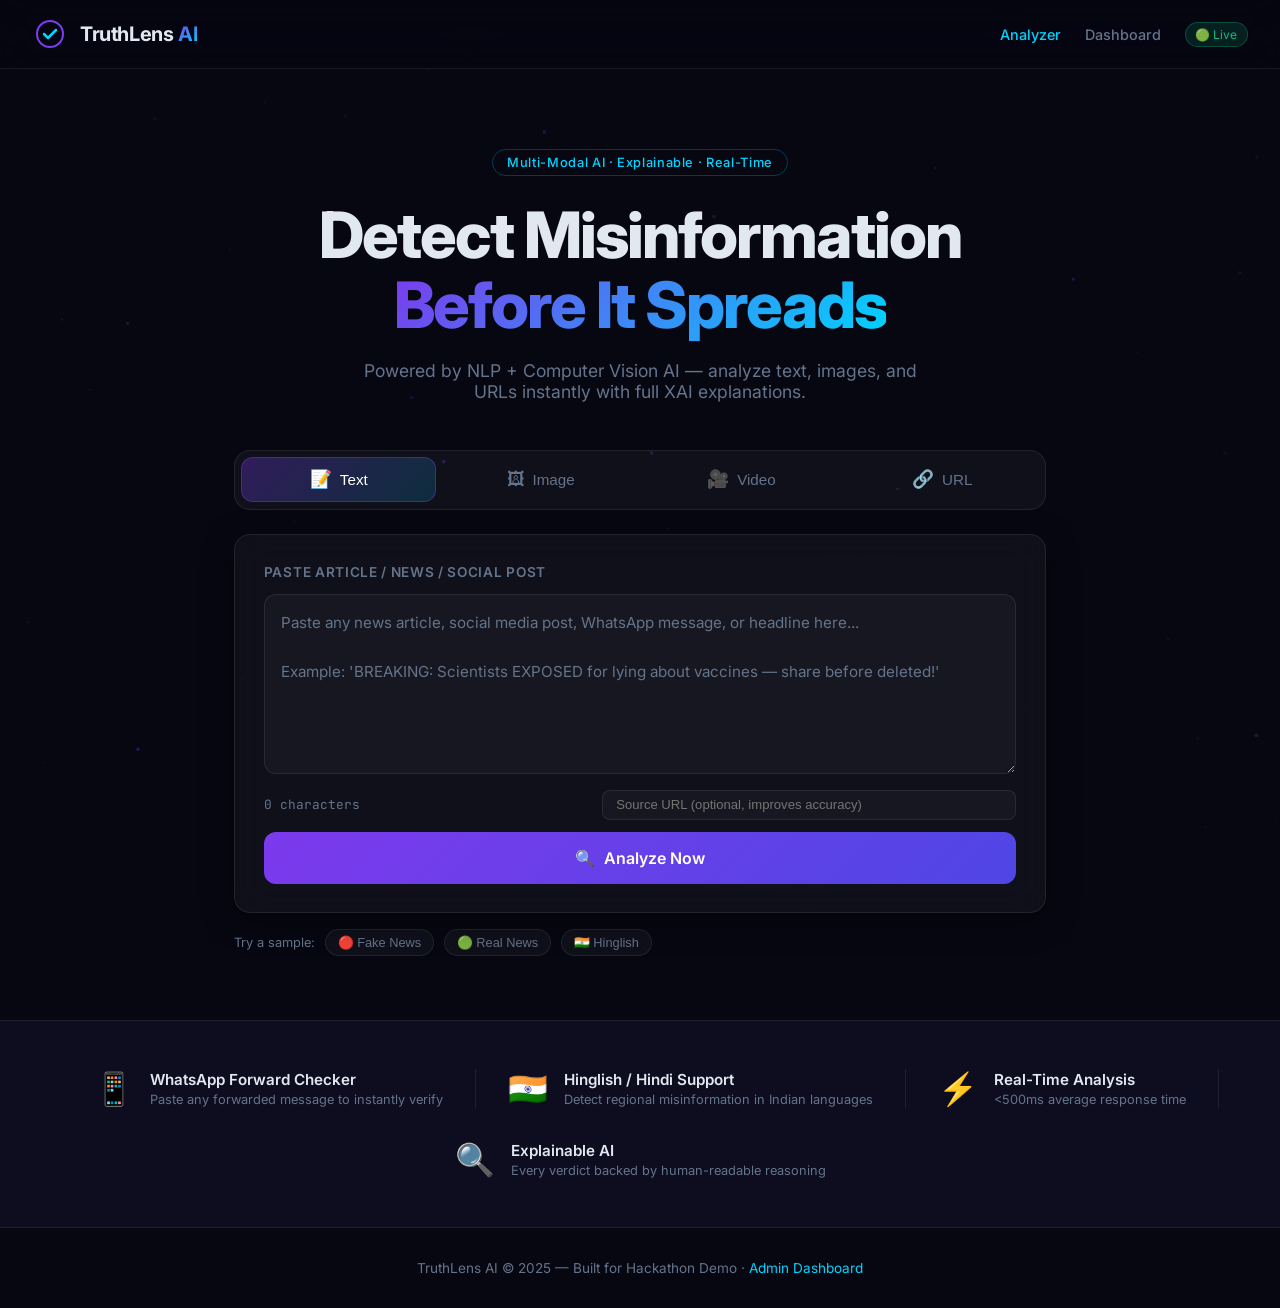
<file: Truth-Lens-AI-main/Github-Upload-Folder/frontend/index.html>
<!DOCTYPE html>
<html lang="en">
<head>
<meta charset="UTF-8"/>
<meta name="viewport" content="width=device-width,initial-scale=1.0"/>
<title>TruthLens AI — Real-Time Misinformation Detection</title>
<meta name="description" content="Multi-modal AI system detecting fake news, deepfakes, and misinformation in real time with explainable AI."/>
<link rel="preconnect" href="https://fonts.googleapis.com"/>
<link href="https://fonts.googleapis.com/css2?family=Inter:wght@300;400;500;600;700;800&family=JetBrains+Mono:wght@400;500&display=swap" rel="stylesheet"/>
<link rel="stylesheet" href="style.css"/>
</head>
<body>

<!-- ══ PARTICLE CANVAS ══ -->
<canvas id="particle-canvas"></canvas>

<!-- ══ NAVBAR ══ -->
<nav class="navbar">
  <div class="nav-brand">
    <div class="brand-icon">
      <svg width="28" height="28" viewBox="0 0 28 28" fill="none">
        <circle cx="14" cy="14" r="13" stroke="url(#g1)" stroke-width="2"/>
        <path d="M8 14l4 4 8-8" stroke="#00d4ff" stroke-width="2.5" stroke-linecap="round" stroke-linejoin="round"/>
        <defs><linearGradient id="g1" x1="0" y1="0" x2="28" y2="28"><stop stop-color="#7c3aed"/><stop offset="1" stop-color="#00d4ff"/></linearGradient></defs>
      </svg>
    </div>
    <span class="brand-name">TruthLens <span class="brand-ai">AI</span></span>
  </div>
  <div class="nav-links">
    <a href="index.html" class="nav-link active" id="nav-analyzer">Analyzer</a>
    <a href="dashboard.html" class="nav-link" id="nav-dashboard">Dashboard</a>
    <div class="nav-badge">🟢 Live</div>
  </div>
</nav>

<!-- ══ HERO ══ -->
<header class="hero">
  <div class="hero-tag">Multi-Modal AI · Explainable · Real-Time</div>
  <h1 class="hero-title">Detect Misinformation<br/><span class="gradient-text">Before It Spreads</span></h1>
  <p class="hero-subtitle">Powered by NLP + Computer Vision AI — analyze text, images, and URLs instantly with full XAI explanations.</p>
</header>

<!-- ══ MAIN ANALYZER ══ -->
<main class="analyzer-container">

  <!-- Input Tabs -->
  <div class="tab-bar">
    <button class="tab-btn active" id="tab-text" onclick="switchTab('text')">
      <span class="tab-icon">📝</span> Text
    </button>
    <button class="tab-btn" id="tab-image" onclick="switchTab('image')">
      <span class="tab-icon">🖼</span> Image
    </button>
    <button class="tab-btn" id="tab-video" onclick="switchTab('video')">
      <span class="tab-icon">🎥</span> Video
    </button>
    <button class="tab-btn" id="tab-url" onclick="switchTab('url')">
      <span class="tab-icon">🔗</span> URL
    </button>
  </div>

  <!-- ── TEXT PANEL ── -->
  <div class="input-panel active" id="panel-text">
    <div class="input-card glass">
      <label class="input-label">Paste Article / News / Social Post</label>
      <textarea id="text-input" class="text-area" placeholder="Paste any news article, social media post, WhatsApp message, or headline here...

Example: 'BREAKING: Scientists EXPOSED for lying about vaccines — share before deleted!'"></textarea>
      <div class="input-row">
        <div class="char-count"><span id="char-count">0</span> characters</div>
        <input type="text" id="url-hint" class="url-hint-input" placeholder="Source URL (optional, improves accuracy)"/>
      </div>
      <button class="analyze-btn" id="btn-analyze-text" onclick="analyzeText()">
        <span class="btn-icon">🔍</span> Analyze Now
        <span class="btn-shine"></span>
      </button>
    </div>
    <!-- Sample texts -->
    <div class="sample-bar">
      <span class="sample-label">Try a sample:</span>
      <button class="sample-btn" onclick="loadSample('fake')">🔴 Fake News</button>
      <button class="sample-btn" onclick="loadSample('real')">🟢 Real News</button>
      <button class="sample-btn" onclick="loadSample('hinglish')">🇮🇳 Hinglish</button>
    </div>
  </div>

  <!-- ── IMAGE PANEL ── -->
  <div class="input-panel" id="panel-image">
    <div class="input-card glass">
      <label class="input-label">Upload Image for Deepfake Detection</label>
      <div class="drop-zone" id="drop-zone" onclick="document.getElementById('img-input').click()"
           ondragover="event.preventDefault();this.classList.add('drag-over')"
           ondragleave="this.classList.remove('drag-over')"
           ondrop="handleDrop(event)">
        <div class="drop-icon">🖼</div>
        <div class="drop-text">Drop image here or <span class="drop-link">click to upload</span></div>
        <div class="drop-hint">JPEG · PNG · WebP · BMP · Max 15MB</div>
        <img id="img-preview" class="img-preview" style="display:none"/>
      </div>
      <input type="file" id="img-input" accept="image/*" style="display:none" onchange="handleImageSelect(event)"/>
      <button class="analyze-btn" id="btn-analyze-image" onclick="analyzeImage()" disabled>
        <span class="btn-icon">🔍</span> Analyze Image
        <span class="btn-shine"></span>
      </button>
    </div>
  </div>

  <!-- ── VIDEO PANEL ── -->
  <div class="input-panel" id="panel-video">
    <div class="input-card glass">
      <label class="input-label">Upload Video for Deepfake Detection</label>
      <div class="drop-zone" id="drop-zone-video" onclick="document.getElementById('video-input').click()"
           ondragover="event.preventDefault();this.classList.add('drag-over')"
           ondragleave="this.classList.remove('drag-over')"
           ondrop="handleVideoDrop(event)">
        <div class="drop-icon">🎥</div>
        <div class="drop-text" id="drop-text-video">Drop video here or <span class="drop-link">click to upload</span></div>
        <div class="drop-hint">MP4 · WebM · AVI · MOV · Max 50MB</div>
        <video id="video-preview" controls class="img-preview" style="display:none; max-width: 100%; border-radius: 8px; margin-top: 15px;" onclick="event.stopPropagation()"></video>
      </div>
      <input type="file" id="video-input" accept="video/*" style="display:none" onchange="handleVideoSelect(event)"/>
      <button class="analyze-btn" id="btn-analyze-video" onclick="analyzeVideo()" disabled>
        <span class="btn-icon">🔍</span> Analyze Video
        <span class="btn-shine"></span>
      </button>
    </div>
  </div>

  <!-- ── URL PANEL ── -->
  <div class="input-panel" id="panel-url">
    <div class="input-card glass">
      <label class="input-label">Check URL / Domain Credibility</label>
      <div class="url-input-wrapper">
        <span class="url-prefix">🔗</span>
        <input type="url" id="url-input" class="url-field" placeholder="https://example.com/some-article"/>
      </div>
      <div class="url-presets">
        <span class="sample-label">Quick test:</span>
        <button class="sample-btn" onclick="setURL('https://reuters.com')">reuters.com</button>
        <button class="sample-btn" onclick="setURL('https://naturalnews.com')">naturalnews.com</button>
        <button class="sample-btn" onclick="setURL('https://boomlive.in')">boomlive.in</button>
      </div>
      <button class="analyze-btn" id="btn-analyze-url" onclick="analyzeURL()">
        <span class="btn-icon">🔍</span> Check Source
        <span class="btn-shine"></span>
      </button>
    </div>
  </div>

  <!-- ══ RESULTS PANEL ══ -->
  <div class="results-panel" id="results-panel" style="display:none">

    <!-- Verdict banner -->
    <div class="verdict-banner" id="verdict-banner">
      <div class="verdict-icon" id="verdict-icon">⚡</div>
      <div class="verdict-content">
        <div class="verdict-label" id="verdict-label">Analyzing...</div>
        <div class="verdict-sub" id="verdict-sub">Processing your content</div>
      </div>
      <div class="verdict-badge" id="verdict-badge">—</div>
    </div>

    <!-- Confidence meter -->
    <div class="metric-row">
      <div class="metric-card glass">
        <div class="metric-label">AI Confidence</div>
        <div class="confidence-bar-wrap">
          <div class="confidence-bar" id="confidence-bar"></div>
        </div>
        <div class="metric-value" id="confidence-value">—%</div>
      </div>
      <div class="metric-card glass" id="credibility-card" style="display:none">
        <div class="metric-label">Source Credibility</div>
        <div class="credibility-ring-wrap">
          <svg class="cred-ring" viewBox="0 0 80 80">
            <circle cx="40" cy="40" r="34" fill="none" stroke="#1e1e3a" stroke-width="8"/>
            <circle cx="40" cy="40" r="34" fill="none" stroke="url(#ringGrad)" stroke-width="8"
                    stroke-dasharray="213.6" stroke-dashoffset="213.6"
                    stroke-linecap="round" id="cred-circle" transform="rotate(-90 40 40)"/>
            <defs>
              <linearGradient id="ringGrad" x1="0%" y1="0%" x2="100%" y2="0%">
                <stop offset="0%" stop-color="#7c3aed"/>
                <stop offset="100%" stop-color="#00d4ff"/>
              </linearGradient>
            </defs>
          </svg>
          <div class="cred-score" id="cred-score">—</div>
        </div>
        <div class="metric-value" id="cred-label">Credibility Score</div>
      </div>
      <div class="metric-card glass" id="verification-card" style="display:none">
        <div class="metric-label">Verification Status</div>
        <div class="verify-status" id="verify-status">—</div>
        <div class="verify-sources" id="verify-sources"></div>
      </div>
    </div>

    <!-- XAI Signals -->
    <div class="section-card glass" id="signals-section" style="display:none">
      <h3 class="section-title">🧠 AI Reasoning — Explainable Signals</h3>
      <div class="signals-list" id="signals-list"></div>
    </div>

    <!-- Highlighted phrases -->
    <div class="section-card glass" id="phrases-section" style="display:none">
      <h3 class="section-title">⚠️ Suspicious Phrases Detected</h3>
      <div class="phrases-wrap" id="phrases-list"></div>
    </div>

    <!-- Image analysis detail -->
    <div class="section-card glass" id="image-detail-section" style="display:none">
      <h3 class="section-title">🔬 Deepfake Analysis Scores</h3>
      <div class="analysis-scores" id="analysis-scores"></div>
      <div class="artifacts-list" id="artifacts-list"></div>
    </div>

    <!-- Recommendation -->
    <div class="section-card glass" id="recommendation-section" style="display:none">
      <h3 class="section-title">💡 Recommendation</h3>
      <div class="recommendation-text" id="recommendation-text"></div>
    </div>

    <!-- URL flags -->
    <div class="section-card glass" id="flags-section" style="display:none">
      <h3 class="section-title">🚩 Domain Flags</h3>
      <div class="flags-list" id="flags-list"></div>
    </div>

    <!-- Processing time -->
    <div class="processing-tag" id="processing-tag"></div>
  </div>

  <!-- ══ LOADING OVERLAY ══ -->
  <div class="loading-overlay" id="loading-overlay" style="display:none">
    <div class="loading-card glass">
      <div class="spinner-ring"></div>
      <div class="loading-text" id="loading-text">Initializing AI models...</div>
      <div class="loading-steps" id="loading-steps"></div>
    </div>
  </div>

</main>

<!-- ══ WHATSAPP CHECKER BANNER ══ -->
<section class="feature-strip">
  <div class="feature-item">
    <span class="fi-icon">📱</span>
    <div>
      <div class="fi-title">WhatsApp Forward Checker</div>
      <div class="fi-sub">Paste any forwarded message to instantly verify</div>
    </div>
  </div>
  <div class="feature-divider"></div>
  <div class="feature-item">
    <span class="fi-icon">🇮🇳</span>
    <div>
      <div class="fi-title">Hinglish / Hindi Support</div>
      <div class="fi-sub">Detect regional misinformation in Indian languages</div>
    </div>
  </div>
  <div class="feature-divider"></div>
  <div class="feature-item">
    <span class="fi-icon">⚡</span>
    <div>
      <div class="fi-title">Real-Time Analysis</div>
      <div class="fi-sub">&lt;500ms average response time</div>
    </div>
  </div>
  <div class="feature-divider"></div>
  <div class="feature-item">
    <span class="fi-icon">🔍</span>
    <div>
      <div class="fi-title">Explainable AI</div>
      <div class="fi-sub">Every verdict backed by human-readable reasoning</div>
    </div>
  </div>
</section>

<footer class="footer">
  <p>TruthLens AI &copy; 2025 — Built for Hackathon Demo · <a href="dashboard.html">Admin Dashboard</a></p>
</footer>

<script src="app.js"></script>
</body>
</html>
</file>
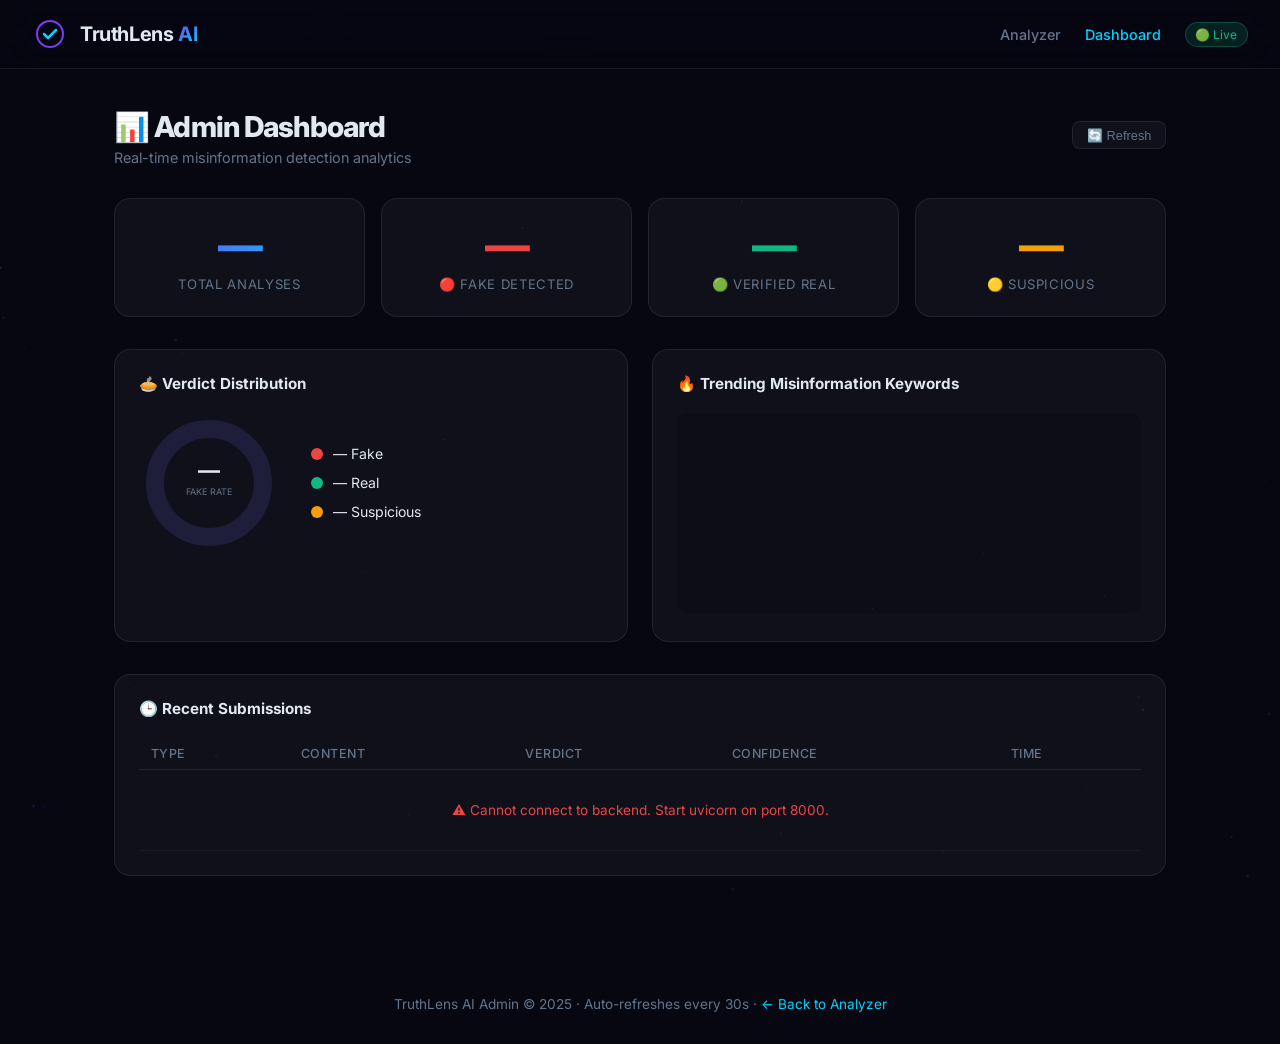
<file: Truth-Lens-AI-main/Github-Upload-Folder/frontend/dashboard.html>
<!DOCTYPE html>
<html lang="en">
<head>
<meta charset="UTF-8"/>
<meta name="viewport" content="width=device-width,initial-scale=1.0"/>
<title>TruthLens AI — Admin Dashboard</title>
<link rel="preconnect" href="https://fonts.googleapis.com"/>
<link href="https://fonts.googleapis.com/css2?family=Inter:wght@300;400;500;600;700;800&family=JetBrains+Mono:wght@400;500&display=swap" rel="stylesheet"/>
<link rel="stylesheet" href="style.css"/>
<style>
.dash-grid{display:grid;grid-template-columns:repeat(auto-fit,minmax(200px,1fr));gap:1rem;margin-bottom:2rem}
.stat-card{padding:1.5rem;border-radius:var(--radius);background:var(--glass);border:1px solid var(--glass-border);text-align:center;transition:transform .2s}
.stat-card:hover{transform:translateY(-4px)}
.stat-num{font-size:2.8rem;font-weight:800;letter-spacing:-.04em;line-height:1}
.stat-label{font-size:.82rem;color:var(--text-muted);margin-top:.5rem;text-transform:uppercase;letter-spacing:.05em}
.fake-num{color:var(--red)}
.real-num{color:var(--green)}
.susp-num{color:var(--yellow)}
.total-num{background:linear-gradient(135deg,var(--purple),var(--cyan));-webkit-background-clip:text;-webkit-text-fill-color:transparent}

.dash-row{display:grid;grid-template-columns:1fr 1fr;gap:1.5rem;margin-bottom:2rem}
@media(max-width:700px){.dash-row{grid-template-columns:1fr}}

.dash-card{padding:1.5rem;border-radius:var(--radius);background:var(--glass);border:1px solid var(--glass-border)}
.dash-card-title{font-size:.95rem;font-weight:700;margin-bottom:1.25rem;display:flex;align-items:center;gap:.5rem}

/* Table */
.recent-table{width:100%;border-collapse:collapse;font-size:.85rem}
.recent-table th{text-align:left;padding:.5rem .75rem;color:var(--text-muted);font-weight:500;border-bottom:1px solid var(--glass-border);font-size:.78rem;text-transform:uppercase;letter-spacing:.04em}
.recent-table td{padding:.65rem .75rem;border-bottom:1px solid rgba(255,255,255,.04);vertical-align:middle}
.recent-table tr:hover td{background:rgba(255,255,255,.02)}
.verdict-pill{font-size:.72rem;padding:.2rem .6rem;border-radius:20px;font-weight:600}
.pill-FAKE{background:rgba(239,68,68,.15);color:#fca5a5;border:1px solid rgba(239,68,68,.3)}
.pill-REAL{background:rgba(16,185,129,.15);color:#6ee7b7;border:1px solid rgba(16,185,129,.3)}
.pill-SUSPICIOUS{background:rgba(245,158,11,.15);color:#fcd34d;border:1px solid rgba(245,158,11,.3)}
.type-icon{font-size:1rem}
.conf-bar-mini{display:inline-block;width:60px;height:5px;background:rgba(255,255,255,.07);border-radius:99px;vertical-align:middle;margin-right:.4rem;overflow:hidden}
.conf-fill-mini{height:100%;background:linear-gradient(90deg,var(--purple),var(--cyan));border-radius:99px}

/* Donut chart */
.donut-wrap{display:flex;align-items:center;gap:2rem;flex-wrap:wrap}
.donut-svg{width:140px;height:140px;flex-shrink:0}
.donut-legend{display:flex;flex-direction:column;gap:.75rem}
.legend-item{display:flex;align-items:center;gap:.6rem;font-size:.88rem}
.legend-dot{width:12px;height:12px;border-radius:50%;flex-shrink:0}

/* Word cloud */
#keyword-canvas{width:100%;height:200px;border-radius:10px;background:rgba(0,0,0,.2)}

.refresh-btn{font-size:.8rem;padding:.35rem .85rem;background:var(--glass);border:1px solid var(--glass-border);border-radius:8px;color:var(--text-muted);cursor:pointer;transition:all .2s;float:right;margin-top:-.25rem}
.refresh-btn:hover{color:var(--cyan);border-color:rgba(0,212,255,.3)}
.last-refresh{font-size:.75rem;color:var(--text-muted);font-family:'JetBrains Mono',monospace;margin-top:.5rem}
</style>
</head>
<body>
<canvas id="particle-canvas"></canvas>

<nav class="navbar">
  <div class="nav-brand">
    <div class="brand-icon">
      <svg width="28" height="28" viewBox="0 0 28 28" fill="none">
        <circle cx="14" cy="14" r="13" stroke="url(#g1)" stroke-width="2"/>
        <path d="M8 14l4 4 8-8" stroke="#00d4ff" stroke-width="2.5" stroke-linecap="round" stroke-linejoin="round"/>
        <defs><linearGradient id="g1" x1="0" y1="0" x2="28" y2="28"><stop stop-color="#7c3aed"/><stop offset="1" stop-color="#00d4ff"/></linearGradient></defs>
      </svg>
    </div>
    <span class="brand-name">TruthLens <span class="brand-ai">AI</span></span>
  </div>
  <div class="nav-links">
    <a href="index.html" class="nav-link">Analyzer</a>
    <a href="dashboard.html" class="nav-link active">Dashboard</a>
    <div class="nav-badge">🟢 Live</div>
  </div>
</nav>

<main style="position:relative;z-index:1;max-width:1100px;margin:0 auto;padding:2.5rem 1.5rem 4rem">
  <div style="display:flex;align-items:center;justify-content:space-between;margin-bottom:2rem;flex-wrap:wrap;gap:1rem">
    <div>
      <h1 style="font-size:1.8rem;font-weight:800;letter-spacing:-.03em">📊 Admin Dashboard</h1>
      <p style="color:var(--text-muted);font-size:.9rem;margin-top:.3rem">Real-time misinformation detection analytics</p>
    </div>
    <button class="refresh-btn" onclick="loadDashboard()" style="float:none">🔄 Refresh</button>
  </div>

  <!-- Stats row -->
  <div class="dash-grid">
    <div class="stat-card">
      <div class="stat-num total-num" id="stat-total">—</div>
      <div class="stat-label">Total Analyses</div>
    </div>
    <div class="stat-card">
      <div class="stat-num fake-num" id="stat-fake">—</div>
      <div class="stat-label">🔴 Fake Detected</div>
    </div>
    <div class="stat-card">
      <div class="stat-num real-num" id="stat-real">—</div>
      <div class="stat-label">🟢 Verified Real</div>
    </div>
    <div class="stat-card">
      <div class="stat-num susp-num" id="stat-susp">—</div>
      <div class="stat-label">🟡 Suspicious</div>
    </div>
  </div>

  <!-- Charts row -->
  <div class="dash-row">
    <div class="dash-card">
      <div class="dash-card-title">🥧 Verdict Distribution</div>
      <div class="donut-wrap">
        <svg class="donut-svg" viewBox="0 0 140 140" id="donut-svg">
          <circle cx="70" cy="70" r="54" fill="none" stroke="#1e1e3a" stroke-width="18"/>
          <circle cx="70" cy="70" r="54" fill="none" stroke="#ef4444" stroke-width="18"
                  stroke-dasharray="339.3" stroke-dashoffset="339.3" id="donut-fake"
                  stroke-linecap="butt" transform="rotate(-90 70 70)"/>
          <circle cx="70" cy="70" r="54" fill="none" stroke="#10b981" stroke-width="18"
                  stroke-dasharray="339.3" stroke-dashoffset="339.3" id="donut-real"
                  stroke-linecap="butt" transform="rotate(-90 70 70)"/>
          <circle cx="70" cy="70" r="54" fill="none" stroke="#f59e0b" stroke-width="18"
                  stroke-dasharray="339.3" stroke-dashoffset="339.3" id="donut-susp"
                  stroke-linecap="butt" transform="rotate(-90 70 70)"/>
          <text x="70" y="65" text-anchor="middle" fill="#e2e8f0" font-size="22" font-weight="700" id="donut-pct">—</text>
          <text x="70" y="82" text-anchor="middle" fill="#64748b" font-size="9">FAKE RATE</text>
        </svg>
        <div class="donut-legend">
          <div class="legend-item"><div class="legend-dot" style="background:#ef4444"></div><span id="leg-fake">— Fake</span></div>
          <div class="legend-item"><div class="legend-dot" style="background:#10b981"></div><span id="leg-real">— Real</span></div>
          <div class="legend-item"><div class="legend-dot" style="background:#f59e0b"></div><span id="leg-susp">— Suspicious</span></div>
        </div>
      </div>
    </div>
    <div class="dash-card">
      <div class="dash-card-title">🔥 Trending Misinformation Keywords</div>
      <canvas id="keyword-canvas"></canvas>
    </div>
  </div>

  <!-- Recent submissions -->
  <div class="dash-card" style="margin-bottom:1.5rem">
    <div class="dash-card-title">
      🕒 Recent Submissions
      <span class="last-refresh" id="last-refresh" style="margin-left:auto;font-size:.75rem"></span>
    </div>
    <div style="overflow-x:auto">
      <table class="recent-table">
        <thead>
          <tr>
            <th>Type</th>
            <th>Content</th>
            <th>Verdict</th>
            <th>Confidence</th>
            <th>Time</th>
          </tr>
        </thead>
        <tbody id="recent-tbody">
          <tr><td colspan="5" style="text-align:center;color:var(--text-muted);padding:2rem">Loading...</td></tr>
        </tbody>
      </table>
    </div>
  </div>
</main>

<footer class="footer">
  <p>TruthLens AI Admin &copy; 2025 · Auto-refreshes every 30s · <a href="index.html">← Back to Analyzer</a></p>
</footer>

<script>
// Particle canvas (inline mini version)
const canvas = document.getElementById('particle-canvas');
const ctx = canvas.getContext('2d');
canvas.width = window.innerWidth; canvas.height = window.innerHeight;
const pts = Array.from({length:50},()=>({x:Math.random()*canvas.width,y:Math.random()*canvas.height,dx:(Math.random()-.5)*.35,dy:(Math.random()-.5)*.35,r:Math.random()*1.2+.4,a:Math.random()*.4+.1}));
(function draw(){ctx.clearRect(0,0,canvas.width,canvas.height);pts.forEach(p=>{p.x+=p.dx;p.y+=p.dy;if(p.x<0)p.x=canvas.width;if(p.x>canvas.width)p.x=0;if(p.y<0)p.y=canvas.height;if(p.y>canvas.height)p.y=0;ctx.beginPath();ctx.arc(p.x,p.y,p.r,0,Math.PI*2);ctx.fillStyle=`rgba(124,58,237,${p.a})`;ctx.fill();});requestAnimationFrame(draw);})();

const API = 'http://localhost:8000';

async function loadDashboard() {
  try {
    const res = await fetch(`${API}/dashboard-data`);
    const d = await res.json();

    document.getElementById('stat-total').textContent = d.total;
    document.getElementById('stat-fake').textContent = d.fake_count;
    document.getElementById('stat-real').textContent = d.real_count;
    document.getElementById('stat-susp').textContent = d.suspicious_count;

    renderDonut(d.fake_percentage, d.real_percentage, d.suspicious_percentage, d.fake_count, d.real_count, d.suspicious_count);
    renderKeywords(d.trending_keywords || []);
    renderRecent(d.recent || []);

    document.getElementById('last-refresh').textContent = 'Updated: ' + new Date().toLocaleTimeString();
  } catch(e) {
    document.getElementById('recent-tbody').innerHTML = `<tr><td colspan="5" style="text-align:center;color:var(--red);padding:2rem">⚠ Cannot connect to backend. Start uvicorn on port 8000.</td></tr>`;
  }
}

function renderDonut(fakePct, realPct, suspPct, fakeN, realN, suspN) {
  const circ = 339.3;
  const fakeLen = (fakePct/100)*circ;
  const realLen = (realPct/100)*circ;
  const suspLen = (suspPct/100)*circ;

  const fakeEl = document.getElementById('donut-fake');
  const realEl = document.getElementById('donut-real');
  const suspEl = document.getElementById('donut-susp');

  fakeEl.style.strokeDasharray = `${fakeLen} ${circ}`;
  fakeEl.style.strokeDashoffset = '0';

  const realOffset = -(fakeLen);
  realEl.style.strokeDasharray = `${realLen} ${circ}`;
  realEl.style.strokeDashoffset = realOffset;

  const suspOffset = -(fakeLen + realLen);
  suspEl.style.strokeDasharray = `${suspLen} ${circ}`;
  suspEl.style.strokeDashoffset = suspOffset;

  document.getElementById('donut-pct').textContent = fakePct + '%';
  document.getElementById('leg-fake').textContent = `${fakeN} Fake (${fakePct}%)`;
  document.getElementById('leg-real').textContent = `${realN} Real (${realPct}%)`;
  document.getElementById('leg-susp').textContent = `${suspN} Suspicious (${suspPct}%)`;
}

function renderKeywords(keywords) {
  const canvas = document.getElementById('keyword-canvas');
  canvas.width = canvas.offsetWidth || 400;
  canvas.height = 200;
  const c = canvas.getContext('2d');
  c.clearRect(0, 0, canvas.width, canvas.height);

  if (!keywords.length) {
    c.fillStyle = 'rgba(100,116,139,0.5)';
    c.font = '14px Inter';
    c.textAlign = 'center';
    c.fillText('No keywords yet — analyze some content!', canvas.width/2, 100);
    return;
  }

  const maxFreq = keywords[0]?.frequency || 1;
  const colors = ['#7c3aed','#00d4ff','#10b981','#f59e0b','#ef4444','#8b5cf6','#06b6d4'];
  const placed = [];

  keywords.slice(0, 25).forEach((kw, i) => {
    const size = Math.max(11, Math.min(32, (kw.frequency / maxFreq) * 32));
    c.font = `${Math.round(size)}px Inter`;
    const w = c.measureText(kw.keyword).width + 16;
    const h = size + 8;

    let x, y, attempts = 0, ok = false;
    while (attempts < 80 && !ok) {
      x = Math.random() * (canvas.width - w) + w/2;
      y = Math.random() * (canvas.height - h) + h/2;
      ok = placed.every(p => Math.abs(p.x-x) > (p.w+w)/2+4 || Math.abs(p.y-y) > (p.h+h)/2+4);
      attempts++;
    }
    placed.push({x, y, w, h});

    c.fillStyle = colors[i % colors.length] + 'cc';
    c.font = `${Math.round(size)}px Inter`;
    c.textAlign = 'center';
    c.textBaseline = 'middle';
    c.fillText(kw.keyword, x, y);
  });
}

function renderRecent(rows) {
  const tbody = document.getElementById('recent-tbody');
  if (!rows.length) {
    tbody.innerHTML = '<tr><td colspan="5" style="text-align:center;color:var(--text-muted);padding:2rem">No submissions yet</td></tr>';
    return;
  }
  const typeIcon = {text:'📝', image:'🖼', video:'🎥', url:'🔗'};
  tbody.innerHTML = rows.map(r => {
    const conf = Math.round(r.confidence * 100);
    const summary = (r.input_summary || '').slice(0, 60) + ((r.input_summary || '').length > 60 ? '…' : '');
    const time = new Date(r.created_at).toLocaleTimeString();
    return `<tr>
      <td><span class="type-icon">${typeIcon[r.input_type] || '📄'}</span> ${r.input_type}</td>
      <td style="max-width:240px;overflow:hidden;text-overflow:ellipsis;white-space:nowrap" title="${r.input_summary}">${summary}</td>
      <td><span class="verdict-pill pill-${r.verdict}">${r.verdict}</span></td>
      <td><span class="conf-bar-mini"><span class="conf-fill-mini" style="width:${conf}%"></span></span>${conf}%</td>
      <td style="color:var(--text-muted);font-family:'JetBrains Mono',monospace;font-size:.78rem">${time}</td>
    </tr>`;
  }).join('');
}

loadDashboard();
setInterval(loadDashboard, 30000);
</script>
</body>
</html>
</file>
<file: Truth-Lens-AI-main/Github-Upload-Folder/frontend/style.css>
/* TruthLens AI — Main Stylesheet */
@import url('https://fonts.googleapis.com/css2?family=Inter:wght@300;400;500;600;700;800&family=JetBrains+Mono:wght@400;500&display=swap');

:root {
  --bg: #070712;
  --bg2: #0d0d1f;
  --glass: rgba(255,255,255,0.04);
  --glass-border: rgba(255,255,255,0.08);
  --purple: #7c3aed;
  --cyan: #00d4ff;
  --green: #10b981;
  --yellow: #f59e0b;
  --red: #ef4444;
  --text: #e2e8f0;
  --text-muted: #64748b;
  --radius: 16px;
  --shadow: 0 8px 32px rgba(0,0,0,0.4);
}

*,*::before,*::after{box-sizing:border-box;margin:0;padding:0}
html{scroll-behavior:smooth}
body{background:var(--bg);color:var(--text);font-family:'Inter',sans-serif;min-height:100vh;overflow-x:hidden}

/* Canvas */
#particle-canvas{position:fixed;inset:0;z-index:0;pointer-events:none;opacity:.5}

/* Navbar */
.navbar{position:sticky;top:0;z-index:100;display:flex;align-items:center;justify-content:space-between;padding:1rem 2rem;background:rgba(7,7,18,0.85);backdrop-filter:blur(20px);border-bottom:1px solid var(--glass-border)}
.nav-brand{display:flex;align-items:center;gap:.75rem}
.brand-icon{width:36px;height:36px;display:flex;align-items:center;justify-content:center}
.brand-name{font-size:1.25rem;font-weight:700;letter-spacing:-.02em}
.brand-ai{background:linear-gradient(135deg,var(--purple),var(--cyan));-webkit-background-clip:text;-webkit-text-fill-color:transparent}
.nav-links{display:flex;align-items:center;gap:1.5rem}
.nav-link{color:var(--text-muted);text-decoration:none;font-size:.9rem;font-weight:500;transition:color .2s}
.nav-link:hover,.nav-link.active{color:var(--cyan)}
.nav-badge{font-size:.75rem;padding:.25rem .6rem;background:rgba(16,185,129,.15);color:var(--green);border:1px solid rgba(16,185,129,.3);border-radius:20px;animation:pulse 2s infinite}
@keyframes pulse{0%,100%{opacity:1}50%{opacity:.6}}

/* Hero */
.hero{position:relative;z-index:1;text-align:center;padding:5rem 2rem 3rem}
.hero-tag{display:inline-block;font-size:.8rem;font-weight:500;color:var(--cyan);border:1px solid rgba(0,212,255,.25);border-radius:20px;padding:.3rem .9rem;margin-bottom:1.5rem;letter-spacing:.05em}
.hero-title{font-size:clamp(2.2rem,5vw,4rem);font-weight:800;line-height:1.1;letter-spacing:-.03em;margin-bottom:1.2rem}
.gradient-text{background:linear-gradient(135deg,var(--purple),var(--cyan));-webkit-background-clip:text;-webkit-text-fill-color:transparent}
.hero-subtitle{font-size:1.1rem;color:var(--text-muted);max-width:580px;margin:0 auto}

/* Analyzer */
.analyzer-container{position:relative;z-index:1;max-width:860px;margin:0 auto;padding:0 1.5rem 4rem}

/* Tabs */
.tab-bar{display:flex;gap:.5rem;margin-bottom:1.5rem;background:var(--glass);border:1px solid var(--glass-border);border-radius:var(--radius);padding:.4rem}
.tab-btn{flex:1;display:flex;align-items:center;justify-content:center;gap:.5rem;padding:.7rem 1.2rem;background:none;border:none;border-radius:12px;color:var(--text-muted);font-size:.95rem;font-weight:500;cursor:pointer;transition:all .25s}
.tab-btn:hover{color:var(--text);background:var(--glass)}
.tab-btn.active{background:linear-gradient(135deg,rgba(124,58,237,.3),rgba(0,212,255,.15));color:#fff;border:1px solid rgba(124,58,237,.4)}
.tab-icon{font-size:1.1rem}

/* Input panels */
.input-panel{display:none}
.input-panel.active{display:block}

/* Glass card */
.glass{background:var(--glass);border:1px solid var(--glass-border);backdrop-filter:blur(16px);border-radius:var(--radius);box-shadow:var(--shadow)}

.input-card{padding:1.8rem}
.input-label{display:block;font-size:.85rem;font-weight:600;color:var(--text-muted);text-transform:uppercase;letter-spacing:.05em;margin-bottom:.9rem}

/* Textarea */
.text-area{width:100%;min-height:180px;background:rgba(255,255,255,.03);border:1px solid var(--glass-border);border-radius:12px;color:var(--text);font-family:'Inter',sans-serif;font-size:.95rem;line-height:1.6;padding:1rem;resize:vertical;transition:border-color .2s}
.text-area:focus{outline:none;border-color:rgba(124,58,237,.5)}
.text-area::placeholder{color:var(--text-muted)}

.input-row{display:flex;align-items:center;justify-content:space-between;margin:.75rem 0}
.char-count{font-size:.8rem;color:var(--text-muted);font-family:'JetBrains Mono',monospace}
.url-hint-input{background:rgba(255,255,255,.03);border:1px solid var(--glass-border);border-radius:8px;color:var(--text);font-size:.82rem;padding:.4rem .8rem;width:55%;transition:border-color .2s}
.url-hint-input:focus{outline:none;border-color:rgba(0,212,255,.4)}

/* Analyze button */
.analyze-btn{position:relative;width:100%;padding:1rem;background:linear-gradient(135deg,var(--purple),#4f46e5);border:none;border-radius:12px;color:#fff;font-family:'Inter',sans-serif;font-size:1rem;font-weight:600;cursor:pointer;overflow:hidden;transition:transform .15s,box-shadow .2s;display:flex;align-items:center;justify-content:center;gap:.6rem;margin-top:.75rem}
.analyze-btn:hover:not(:disabled){transform:translateY(-2px);box-shadow:0 8px 24px rgba(124,58,237,.4)}
.analyze-btn:active{transform:translateY(0)}
.analyze-btn:disabled{opacity:.45;cursor:not-allowed}
.btn-shine{position:absolute;inset:0;background:linear-gradient(90deg,transparent,rgba(255,255,255,.12),transparent);transform:translateX(-100%);transition:transform .5s}
.analyze-btn:hover .btn-shine{transform:translateX(100%)}

/* Samples */
.sample-bar{display:flex;align-items:center;gap:.6rem;margin-top:1rem;flex-wrap:wrap}
.sample-label{font-size:.8rem;color:var(--text-muted)}
.sample-btn{font-size:.8rem;padding:.3rem .75rem;background:var(--glass);border:1px solid var(--glass-border);border-radius:20px;color:var(--text-muted);cursor:pointer;transition:all .2s}
.sample-btn:hover{color:var(--cyan);border-color:rgba(0,212,255,.3)}

/* Drop zone */
.drop-zone{border:2px dashed var(--glass-border);border-radius:12px;padding:3rem 2rem;text-align:center;cursor:pointer;transition:all .25s;margin-bottom:1rem}
.drop-zone:hover,.drop-zone.drag-over{border-color:var(--cyan);background:rgba(0,212,255,.04)}
.drop-icon{font-size:2.5rem;margin-bottom:.75rem}
.drop-text{font-size:1rem;color:var(--text);margin-bottom:.3rem}
.drop-link{color:var(--cyan);text-decoration:underline}
.drop-hint{font-size:.8rem;color:var(--text-muted)}
.img-preview{max-width:100%;max-height:200px;border-radius:8px;margin-top:1rem;display:block}

/* URL input */
.url-input-wrapper{display:flex;align-items:center;background:rgba(255,255,255,.03);border:1px solid var(--glass-border);border-radius:12px;padding:.75rem 1rem;gap:.75rem;transition:border-color .2s}
.url-input-wrapper:focus-within{border-color:rgba(0,212,255,.4)}
.url-prefix{font-size:1.1rem}
.url-field{flex:1;background:none;border:none;color:var(--text);font-family:'Inter',sans-serif;font-size:.95rem}
.url-field:focus{outline:none}
.url-field::placeholder{color:var(--text-muted)}
.url-presets{display:flex;align-items:center;gap:.6rem;margin:.9rem 0;flex-wrap:wrap}

/* Results */
.results-panel{margin-top:2rem;animation:slideUp .4s ease}
@keyframes slideUp{from{opacity:0;transform:translateY(20px)}to{opacity:1;transform:translateY(0)}}

/* Verdict banner */
.verdict-banner{display:flex;align-items:center;gap:1.25rem;padding:1.5rem 2rem;border-radius:var(--radius);margin-bottom:1.5rem;border:1px solid var(--glass-border);background:var(--glass);transition:all .4s}
.verdict-banner.fake{border-color:rgba(239,68,68,.35);background:rgba(239,68,68,.07)}
.verdict-banner.real{border-color:rgba(16,185,129,.35);background:rgba(16,185,129,.07)}
.verdict-banner.suspicious{border-color:rgba(245,158,11,.35);background:rgba(245,158,11,.07)}
.verdict-icon{font-size:2.5rem}
.verdict-label{font-size:1.6rem;font-weight:800;letter-spacing:-.02em}
.verdict-sub{font-size:.9rem;color:var(--text-muted);margin-top:.2rem}
.verdict-badge{margin-left:auto;font-size:2.2rem}

/* Metrics row */
.metric-row{display:grid;grid-template-columns:repeat(auto-fit,minmax(220px,1fr));gap:1rem;margin-bottom:1.5rem}
.metric-card{padding:1.4rem;text-align:center}
.metric-label{font-size:.8rem;font-weight:600;text-transform:uppercase;letter-spacing:.05em;color:var(--text-muted);margin-bottom:1rem}
.metric-value{font-size:1.5rem;font-weight:700;margin-top:.75rem}

.confidence-bar-wrap{height:10px;background:rgba(255,255,255,.07);border-radius:99px;overflow:hidden}
.confidence-bar{height:100%;width:0;border-radius:99px;background:linear-gradient(90deg,var(--purple),var(--cyan));transition:width 1s cubic-bezier(.4,0,.2,1)}

/* Credibility ring */
.credibility-ring-wrap{position:relative;width:80px;height:80px;margin:0 auto}
.cred-ring{width:80px;height:80px}
.cred-score{position:absolute;inset:0;display:flex;align-items:center;justify-content:center;font-size:1.1rem;font-weight:700}
#cred-circle{transition:stroke-dashoffset 1.2s cubic-bezier(.4,0,.2,1)}

/* Verify */
.verify-status{font-size:1rem;font-weight:600;padding:.5rem;border-radius:8px;margin:.5rem 0}
.verify-sources{font-size:.8rem;color:var(--text-muted);margin-top:.5rem}

/* Sections */
.section-card{padding:1.5rem;margin-bottom:1rem}
.section-title{font-size:1rem;font-weight:700;margin-bottom:1rem;letter-spacing:-.01em}
.signals-list{display:flex;flex-direction:column;gap:.6rem}
.signal-item{font-size:.9rem;line-height:1.5;padding:.6rem .9rem;background:rgba(255,255,255,.03);border-radius:8px;border-left:3px solid var(--glass-border)}
.signal-item.red{border-color:var(--red)}
.signal-item.yellow{border-color:var(--yellow)}
.signal-item.green{border-color:var(--green)}

.phrases-wrap{display:flex;flex-wrap:wrap;gap:.5rem}
.phrase-tag{font-size:.82rem;padding:.3rem .8rem;background:rgba(239,68,68,.12);border:1px solid rgba(239,68,68,.3);border-radius:20px;color:#fca5a5;font-family:'JetBrains Mono',monospace}

/* Scores */
.analysis-scores{display:grid;grid-template-columns:repeat(3,1fr);gap:.75rem;margin-bottom:1rem}
.score-item{text-align:center;padding:.75rem;background:rgba(255,255,255,.03);border-radius:10px}
.score-label{font-size:.75rem;color:var(--text-muted);margin-bottom:.4rem}
.score-bar-wrap{height:6px;background:rgba(255,255,255,.07);border-radius:99px;margin:.4rem 0}
.score-bar-fill{height:100%;border-radius:99px;background:linear-gradient(90deg,var(--purple),var(--cyan));transition:width 1s ease}
.score-val{font-size:.85rem;font-weight:600;font-family:'JetBrains Mono',monospace}
.artifacts-list{display:flex;flex-wrap:wrap;gap:.5rem}
.artifact-tag{font-size:.8rem;padding:.3rem .8rem;background:rgba(124,58,237,.12);border:1px solid rgba(124,58,237,.3);border-radius:20px;color:#c4b5fd}

.recommendation-text{font-size:.95rem;line-height:1.7;padding:1rem;background:rgba(255,255,255,.03);border-radius:10px}

.flags-list{display:flex;flex-direction:column;gap:.5rem}
.flag-item{font-size:.88rem;padding:.5rem .75rem;background:rgba(239,68,68,.07);border:1px solid rgba(239,68,68,.2);border-radius:8px;color:#fca5a5}

.processing-tag{font-size:.78rem;color:var(--text-muted);text-align:right;margin-top:.5rem;font-family:'JetBrains Mono',monospace}

/* Loading */
.loading-overlay{position:fixed;inset:0;z-index:200;display:flex;align-items:center;justify-content:center;background:rgba(7,7,18,.8);backdrop-filter:blur(8px)}
.loading-card{padding:2.5rem 3rem;text-align:center;min-width:300px}
.spinner-ring{width:56px;height:56px;border:4px solid var(--glass-border);border-top-color:var(--purple);border-radius:50%;animation:spin .9s linear infinite;margin:0 auto 1.5rem}
@keyframes spin{to{transform:rotate(360deg)}}
.loading-text{font-size:1rem;font-weight:600;margin-bottom:.75rem}
.loading-steps{font-size:.82rem;color:var(--text-muted);line-height:1.8}

/* Feature strip */
.feature-strip{position:relative;z-index:1;display:flex;flex-wrap:wrap;justify-content:center;gap:0;background:var(--bg2);border-top:1px solid var(--glass-border);border-bottom:1px solid var(--glass-border);padding:2rem}
.feature-item{display:flex;align-items:center;gap:1rem;padding:1rem 2rem}
.fi-icon{font-size:2rem}
.fi-title{font-size:.95rem;font-weight:600}
.fi-sub{font-size:.8rem;color:var(--text-muted);margin-top:.15rem}
.feature-divider{width:1px;background:var(--glass-border);margin:1rem 0}

/* Footer */
.footer{position:relative;z-index:1;text-align:center;padding:2rem;color:var(--text-muted);font-size:.85rem}
.footer a{color:var(--cyan);text-decoration:none}

/* Scrollbar */
::-webkit-scrollbar{width:6px}
::-webkit-scrollbar-track{background:var(--bg)}
::-webkit-scrollbar-thumb{background:var(--glass-border);border-radius:99px}
</file>
